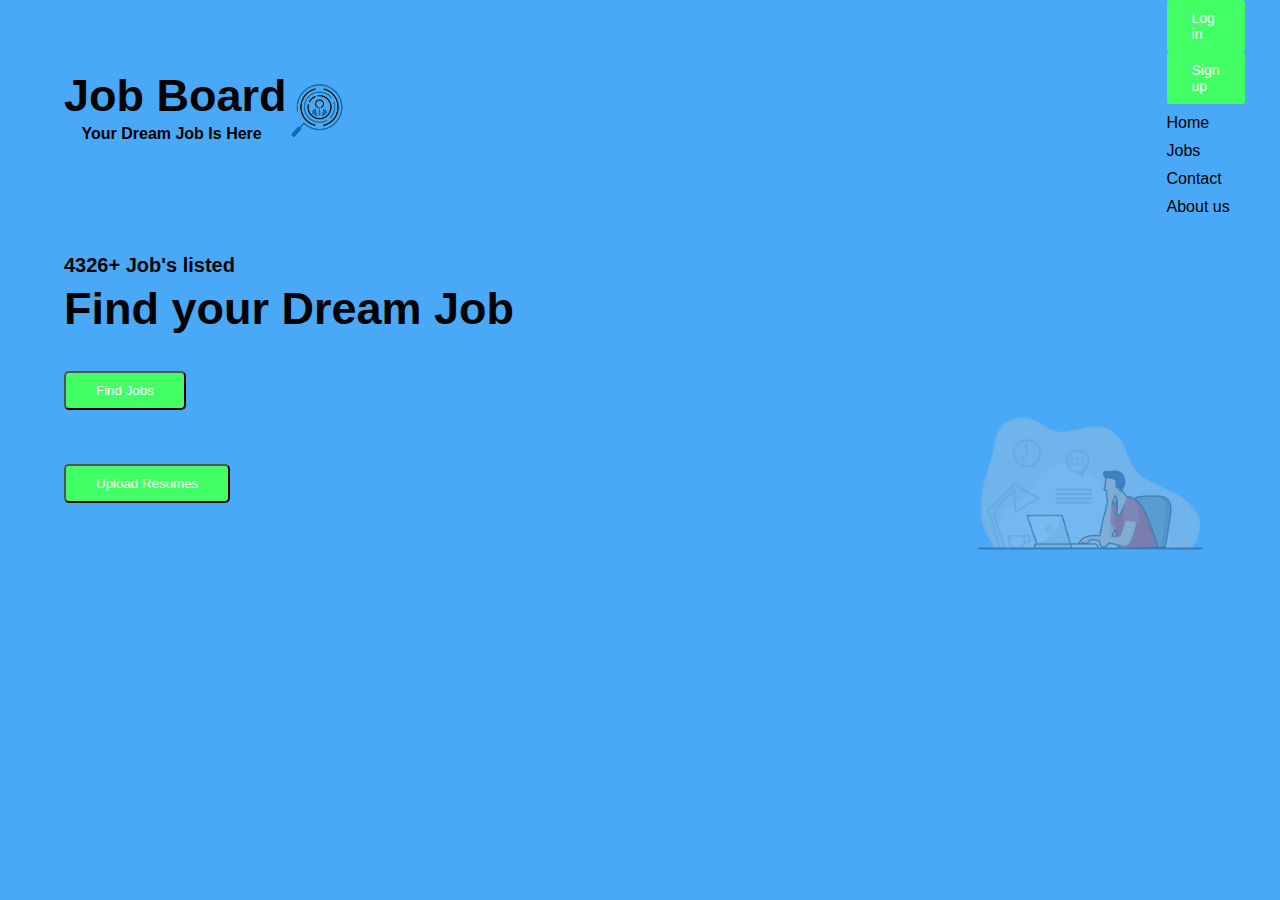
<file: Job board/index.html>
<!DOCTYPE html>
<html>
<head>
  <title>Job Board</title>
  <link rel="stylesheet" href="style.css">
</head>
<body>
    <div class="header">  
    <nav>
      <pre>
      <h1>Job Board</h1>
      <h4>    Your Dream Job Is Here</h4>
      </pre>
      <img src="finder.png" class="logo">
        <ul class="nav-links">
          <li class="btn">Log in</li>
          <li class="btn">Sign up</li> <br>
          <li><a href="">Home</a></li>
          <li><a href="">Jobs</a></li>
          <li><a href="">Contact</a></li>
          <li><a href="">About us</a></li>
        </ul>
    </nav>  
    <div class="resume">
      <pre>
      <h6>4326+ Job's listed</h6>
      <h3>Find your Dream Job</h3>
      <button id="findJobsButton" 
              style="display: block;
              color: white;
              font-weight: 300;
              background-color: rgb(66, 255, 101);
              padding: 10px 30px;
              border-radius: 5px;
              cursor: pointer;" 
              type="button">Find Jobs</button> <br>
      <button 
              style="display: block;
              color: white;
              font-weight: 300;
              background-color: rgb(66, 255, 101);
              padding: 10px 30px;
              border-radius: 5px;
              cursor: pointer;" 
              type="button">Upload Resumes</button>
      </pre>
    <div class="container">
        <img src="jb1.png" alt="bgimage">
    </div>
    </div>

    <script>
      document.getElementById("findJobsButton").addEventListener("click", function() {
        window.location.href = "index1.html";
      });
    </script>
</body>
</html>
</file>
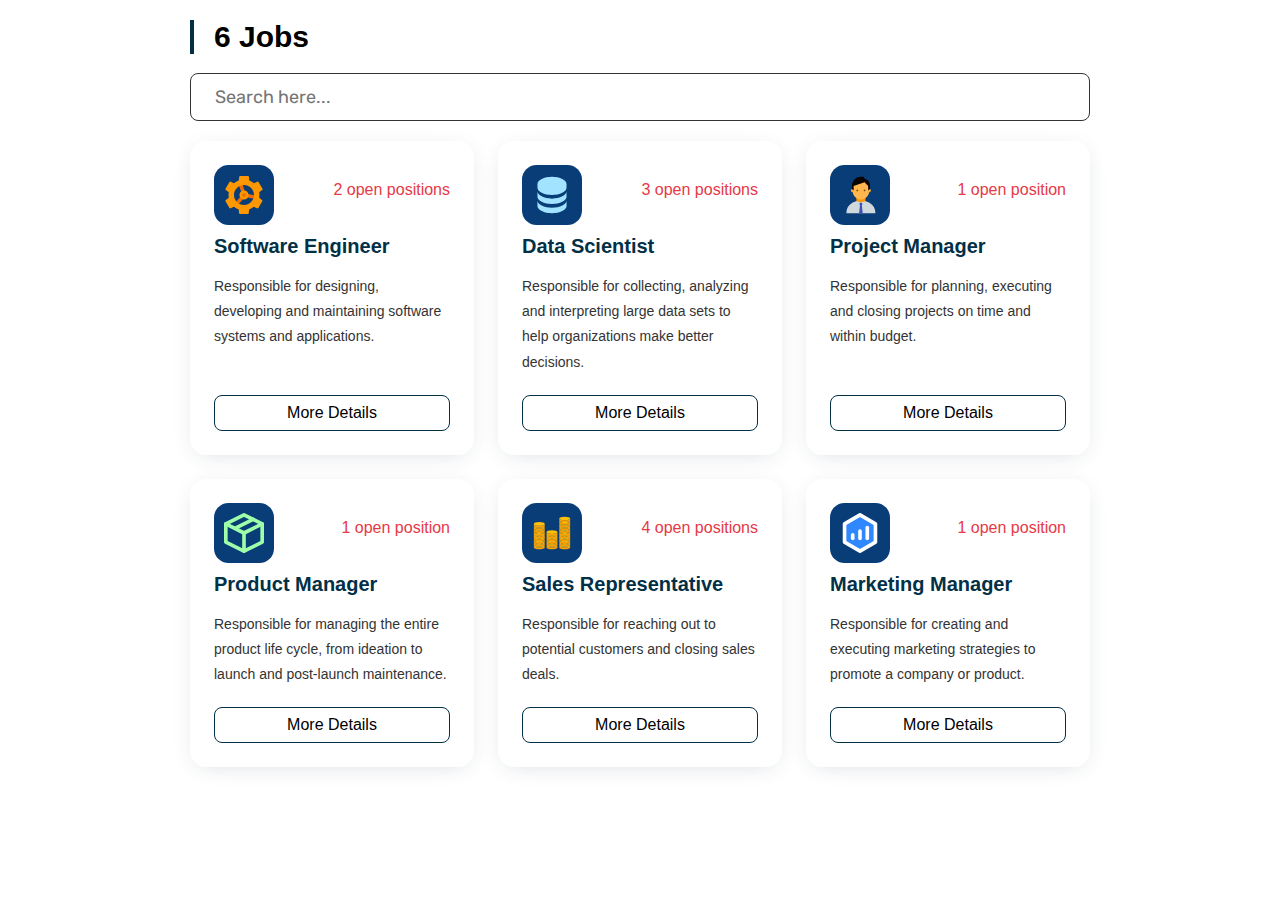
<file: Job board/index1.html>
<!DOCTYPE html>
<html lang="en">
  <head>
    <meta charset="UTF-8" />
    <meta http-equiv="X-UA-Compatible" content="IE=edge" />
    <meta name="viewport" content="width=device-width, initial-scale=1.0" />
    <title>Document</title>
    <link rel="preconnect" href="https://fonts.googleapis.com" />
    <link rel="preconnect" href="https://fonts.gstatic.com" crossorigin />
    <link
      href="https://fonts.googleapis.com/css2?family=Rubik:wght@400;700&display=swap"
      rel="stylesheet"
    />
    <link rel="stylesheet" href="style.css" />
  </head>
  <body>
    <div class="jobs-list-container">
      <h2>5 Jobs</h2> <br>

      <input class="job-search" type="text" placeholder="Search here..." />

      <div class="jobs"></div>
    </div>

    <script src="main.js"></script>
  </body>
</html>
</file>
<file: Job board/style.css>
*{
    padding: 0;
    margin: 0;
    box-sizing: border-box ;
    font-family: "poppins", sans-serif;
}
.header{
    width: 100%;
    height: 100vh; 
    padding: 0 5%;
    background-color: rgb(74, 169, 246);
    position: relative;

}
h1{
    color: rgb(2, 2, 2);
    margin:15px 0px 0px 0px;
    font-size: 45px;
}
h4{
    color: rgb(0, 0, 0);
    margin: 15px 0;
    margin: -33px 0px 0px 0px;                                                                                                                                                
}
.logo{
    width: 160px;
    margin-right: 760px;
    margin-top: 5px;
    margin-left: -50px;
}
nav{
    display: flex;
    align-items: center;
    justify-content: space-between;
}
.nav-links{
    padding: 0px 0;
    align-items: center;
}
.nav-links li{
    display: inline-block;
    margin: 0px 10px;
    padding-top: 10px;
}
.nav-links li a{
    text-decoration: none;
    color: rgb(0, 0, 0);
    padding: 10px 0;
    position: relative;
}
.nav-links li a::after{
    content: '';
    background: rgb(0, 0, 0);
    width: 0;
    height: 2px;
    position: absolute;
    bottom: 0;
    left: 0;
    transition: width 0.3s;
}
.nav-links li a:hover::after {
    width: 100%;
}
.btn{
    background-color: rgb(66, 255, 101);
    color: white;
    border-radius: 3px;
    padding: 10px 25px;
    cursor:pointer;         
    font-size: 14px;                
}
.container img{
    width: 100%;
    padding-left: 900px;
    margin-bottom: 0px 0px 100px 0px;
    margin-top: -140px;
}
.resume h3{
    color: rgb(3, 3, 3);
    font-size: 45px;
    margin: -20px 0px 0px 0px
}
.resume h6{
    color: rgb(4, 4, 4);
    font-size:20px;
    margin: 20px 0px -10px 0px;
}
.jobs-list-container {
    max-width: 900px;
    margin: 20px auto;
    font-family: "Rubik", sans-serif;
  }
  
  .jobs-list-container h2 {
    font-size: 30px;
    border-left: 4px solid #023047;
    padding-left: 20px;
  }
  
  .jobs-list-container .jobs {
    display: grid;
    grid-template-columns: 1fr 1fr 1fr;
    gap: 24px;
  }
  
  .jobs-list-container .jobs img {
    width: 60px;
  }
  
  .jobs-list-container .job {
    box-shadow: 0 4px 24px -8px rgba(2, 48, 71, 0.2);
    padding: 24px;
    border-radius: 16px;
    position: relative;
    display: flex;
    flex-direction: column;
    transition: all 400ms ease;
  }
  
  .jobs-list-container .job:hover {
    transform: scale(1.03);
  }
  
  .jobs-list-container .open-positions {
    position: absolute;
    top: 40px;
    right: 24px;
    color: #e63946;
  }
  
  .jobs-list-container .job-title {
    font-size: 20px;
    padding: 10px 0;
    margin: 0;
    color: #023047;
  }
  
  .jobs-list-container .details {
    margin-top: 6px;
    font-size: 14px;
    color: #333;
    line-height: 1.8;
    flex: 1;
  }
  
  .jobs-list-container .details-btn {
    text-decoration: none;
    border: 1px solid #023047;
    color: #000;
    padding: 8px 16px;
    border-radius: 8px;
    text-align: center;
    margin-top: 20px;
    transition: all 400ms ease;
  }
  
  .jobs-list-container .details-btn:hover {
    background: #023047;
    color: #fff;
  }
  
  .jobs-list-container .job-search {
    width: 100%;
    padding: 12px 24px;
    font-size: 18px;
    font-family: "Rubik", sans-serif;
    box-sizing: border-box;
    border: 1px solid #333;
    border-radius: 8px;
    margin-bottom: 20px;
  }
  
  @media (max-width: 940px) {
    .jobs-list-container .jobs {
      grid-template-columns: 1fr 1fr;
    }
  }
  
  @media (max-width: 640px) {
    .jobs-list-container .jobs {
      grid-template-columns: 1fr;
      max-width: 400px;
      margin: 0 auto;
    }
  }
</file>
